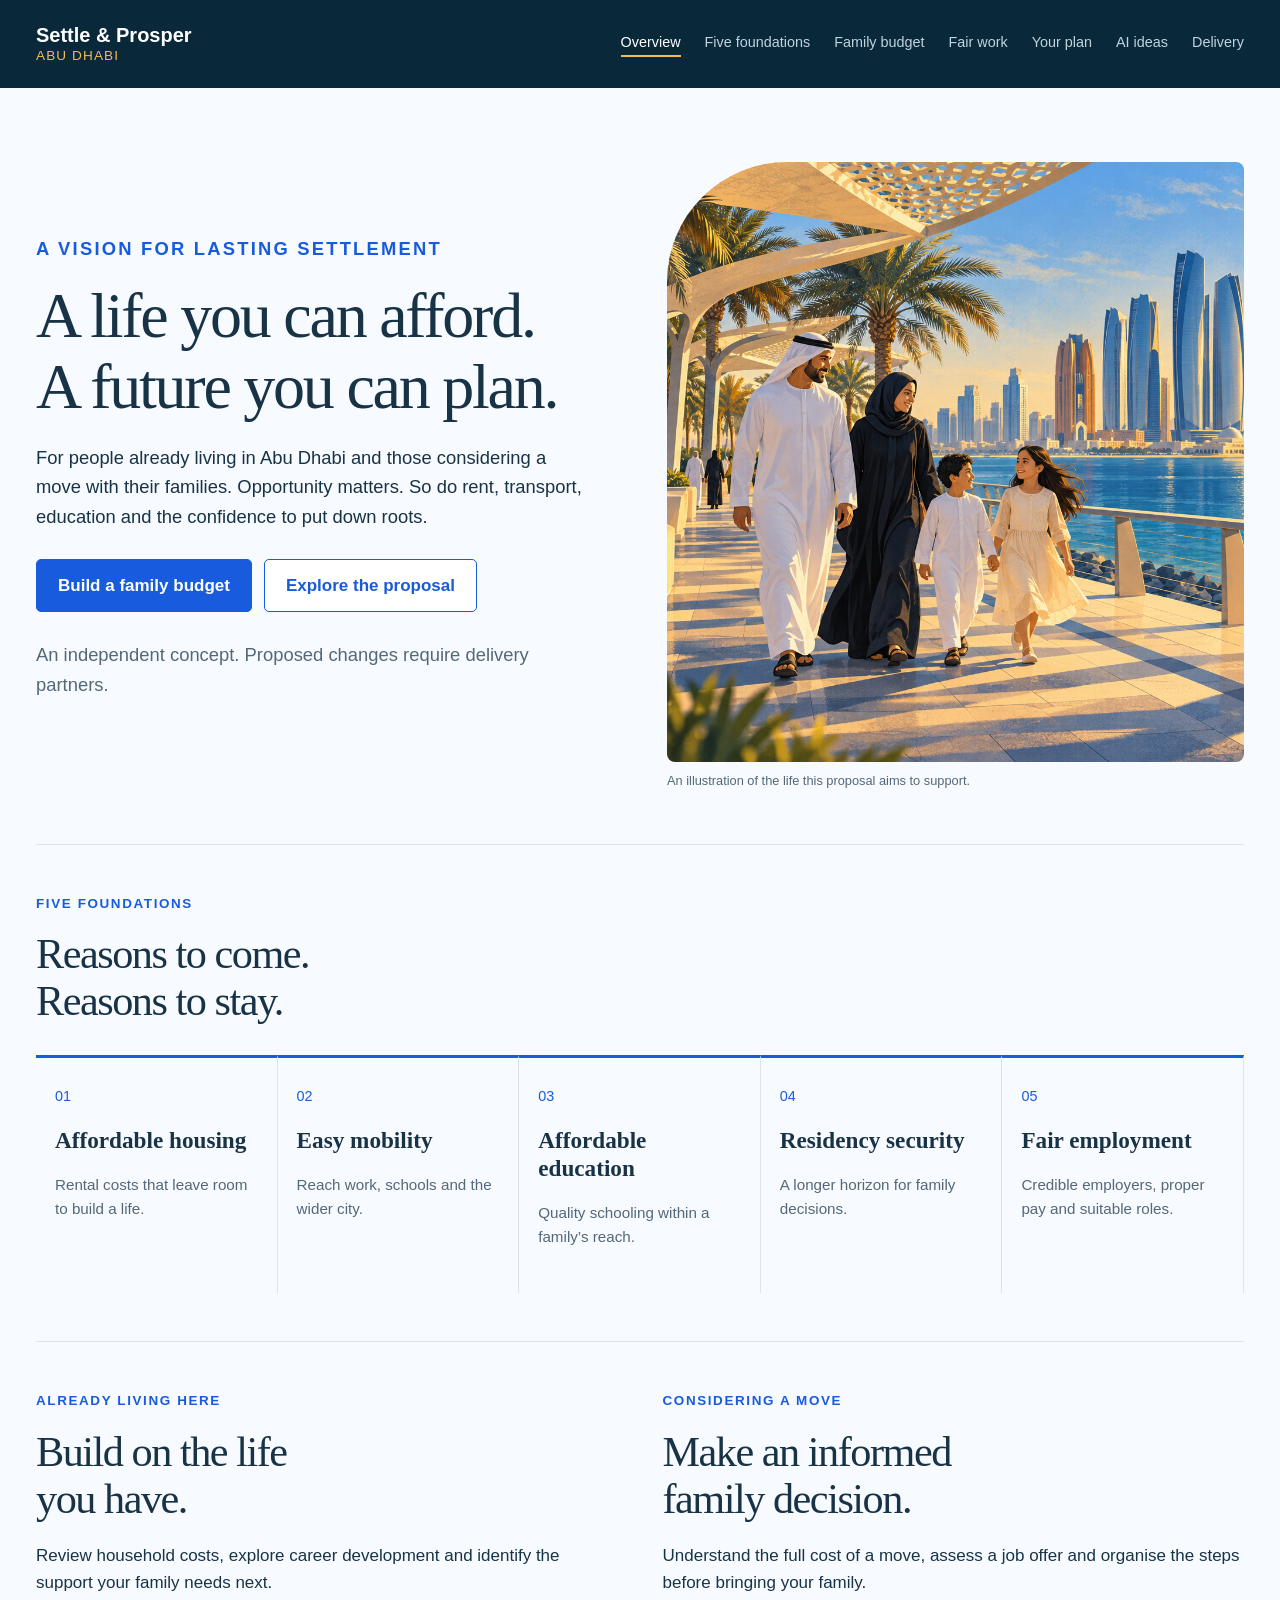
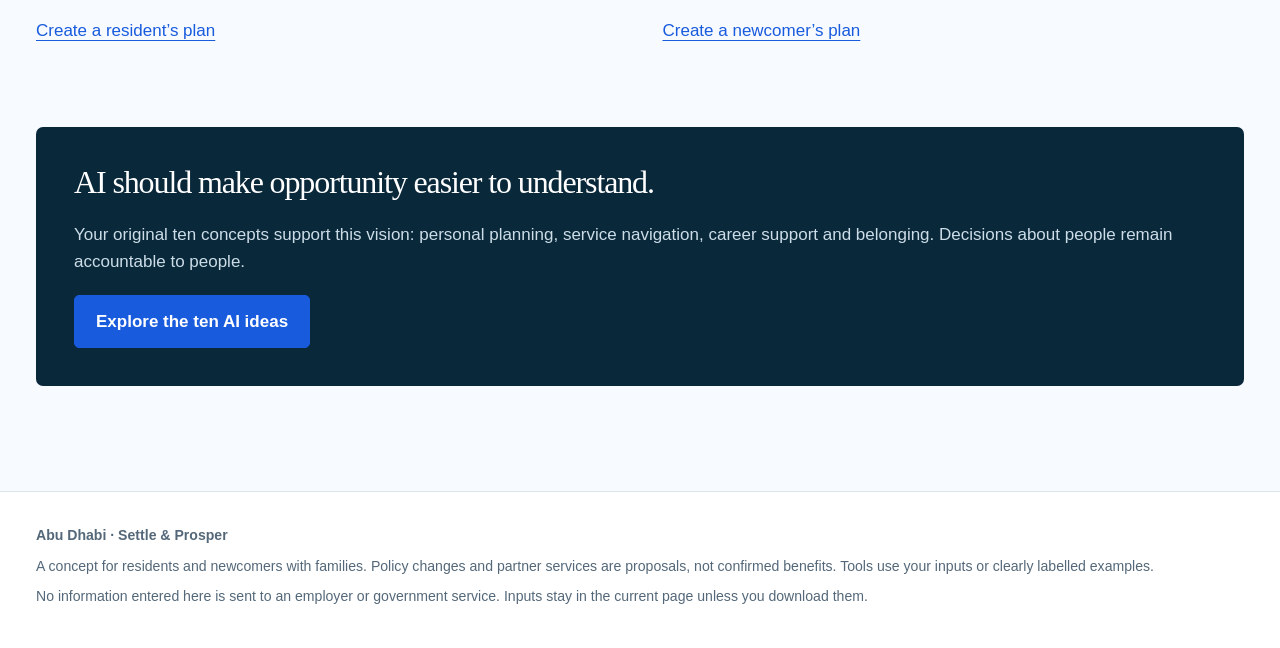
<file: index.html>
<!doctype html><html lang="en"><head><meta charset="UTF-8"><meta name="viewport" content="width=device-width,initial-scale=1"><title>Abu Dhabi · Settle &amp; Prosper</title><meta name="description" content="Explore a proposal for affordable living, secure futures and fair opportunities in Abu Dhabi."><link rel="icon" type="image/svg+xml" href="data:image/svg+xml,%3Csvg%20xmlns%3D%22http%3A//www.w3.org/2000/svg%22%20viewBox%3D%220%200%2032%2032%22%3E%3Crect%20width%3D%2232%22%20height%3D%2232%22%20rx%3D%226%22%20fill%3D%22%2309283a%22/%3E%3Cpath%20d%3D%22M7%2022V10h5v12m5%200V6h5v16%22%20stroke%3D%22%23f5ba52%22%20stroke-width%3D%223%22%20fill%3D%22none%22/%3E%3Cpath%20d%3D%22M5%2025h22%22%20stroke%3D%22white%22%20stroke-width%3D%222%22/%3E%3C/svg%3E"><link rel="stylesheet" href="styles.css"><script src="app.js" defer></script></head><body data-page="index"><a class="skip" href="#main">Skip to content</a><header><div class="bar"><a class="brand" href="index.html">Settle &amp; Prosper<span>ABU DHABI</span></a><nav aria-label="Main navigation"><a href="index.html" aria-current="page">Overview</a><a href="foundations.html">Five foundations</a><a href="planner.html">Family budget</a><a href="work.html">Fair work</a><a href="settle.html">Your plan</a><a href="ideas.html">AI ideas</a><a href="roadmap.html">Delivery</a></nav></div></header><main id="main"><section class="hero"><div><p class="eyebrow">A vision for lasting settlement</p><h1>A life you can afford.<br>A future you can plan.</h1><p>For people already living in Abu Dhabi and those considering a move with their families. Opportunity matters. So do rent, transport, education and the confidence to put down roots.</p><div class="actions"><a class="btn" href="planner.html">Build a family budget</a><a class="btn secondary" href="foundations.html">Explore the proposal</a></div><p class="note">An independent concept. Proposed changes require delivery partners.</p></div><figure><img src="family-city.png" alt="Illustration of a family walking along a shaded coastal promenade with an Abu Dhabi-inspired skyline"><figcaption>An illustration of the life this proposal aims to support.</figcaption></figure></section><section class="section"><p class="eyebrow">Five foundations</p><h2>Reasons to come.<br>Reasons to stay.</h2><div class="foundation-list"><a href="foundations.html#housing"><span class="num">01</span><b>Affordable housing</b><p>Rental costs that leave room to build a life.</p></a><a href="foundations.html#mobility"><span class="num">02</span><b>Easy mobility</b><p>Reach work, schools and the wider city.</p></a><a href="foundations.html#education"><span class="num">03</span><b>Affordable education</b><p>Quality schooling within a family’s reach.</p></a><a href="foundations.html#residency"><span class="num">04</span><b>Residency security</b><p>A longer horizon for family decisions.</p></a><a href="foundations.html#employment"><span class="num">05</span><b>Fair employment</b><p>Credible employers, proper pay and suitable roles.</p></a></div></section><section class="section split"><article><p class="eyebrow">Already living here</p><h2>Build on the life<br>you have.</h2><p>Review household costs, explore career development and identify the support your family needs next.</p><a href="settle.html?audience=resident">Create a resident’s plan</a></article><article><p class="eyebrow">Considering a move</p><h2>Make an informed<br>family decision.</h2><p>Understand the full cost of a move, assess a job offer and organise the steps before bringing your family.</p><a href="settle.html?audience=newcomer">Create a newcomer’s plan</a></article></section><section class="banner"><h2>AI should make opportunity easier to understand.</h2><p>Your original ten concepts support this vision: personal planning, service navigation, career support and belonging. Decisions about people remain accountable to people.</p><a class="btn" href="ideas.html">Explore the ten AI ideas</a></section></main><footer class="footer"><div><strong>Abu Dhabi · Settle &amp; Prosper</strong><p>A concept for residents and newcomers with families. Policy changes and partner services are proposals, not confirmed benefits. Tools use your inputs or clearly labelled examples.</p><p>No information entered here is sent to an employer or government service. Inputs stay in the current page unless you download them.</p></div></footer></body></html>
</file>
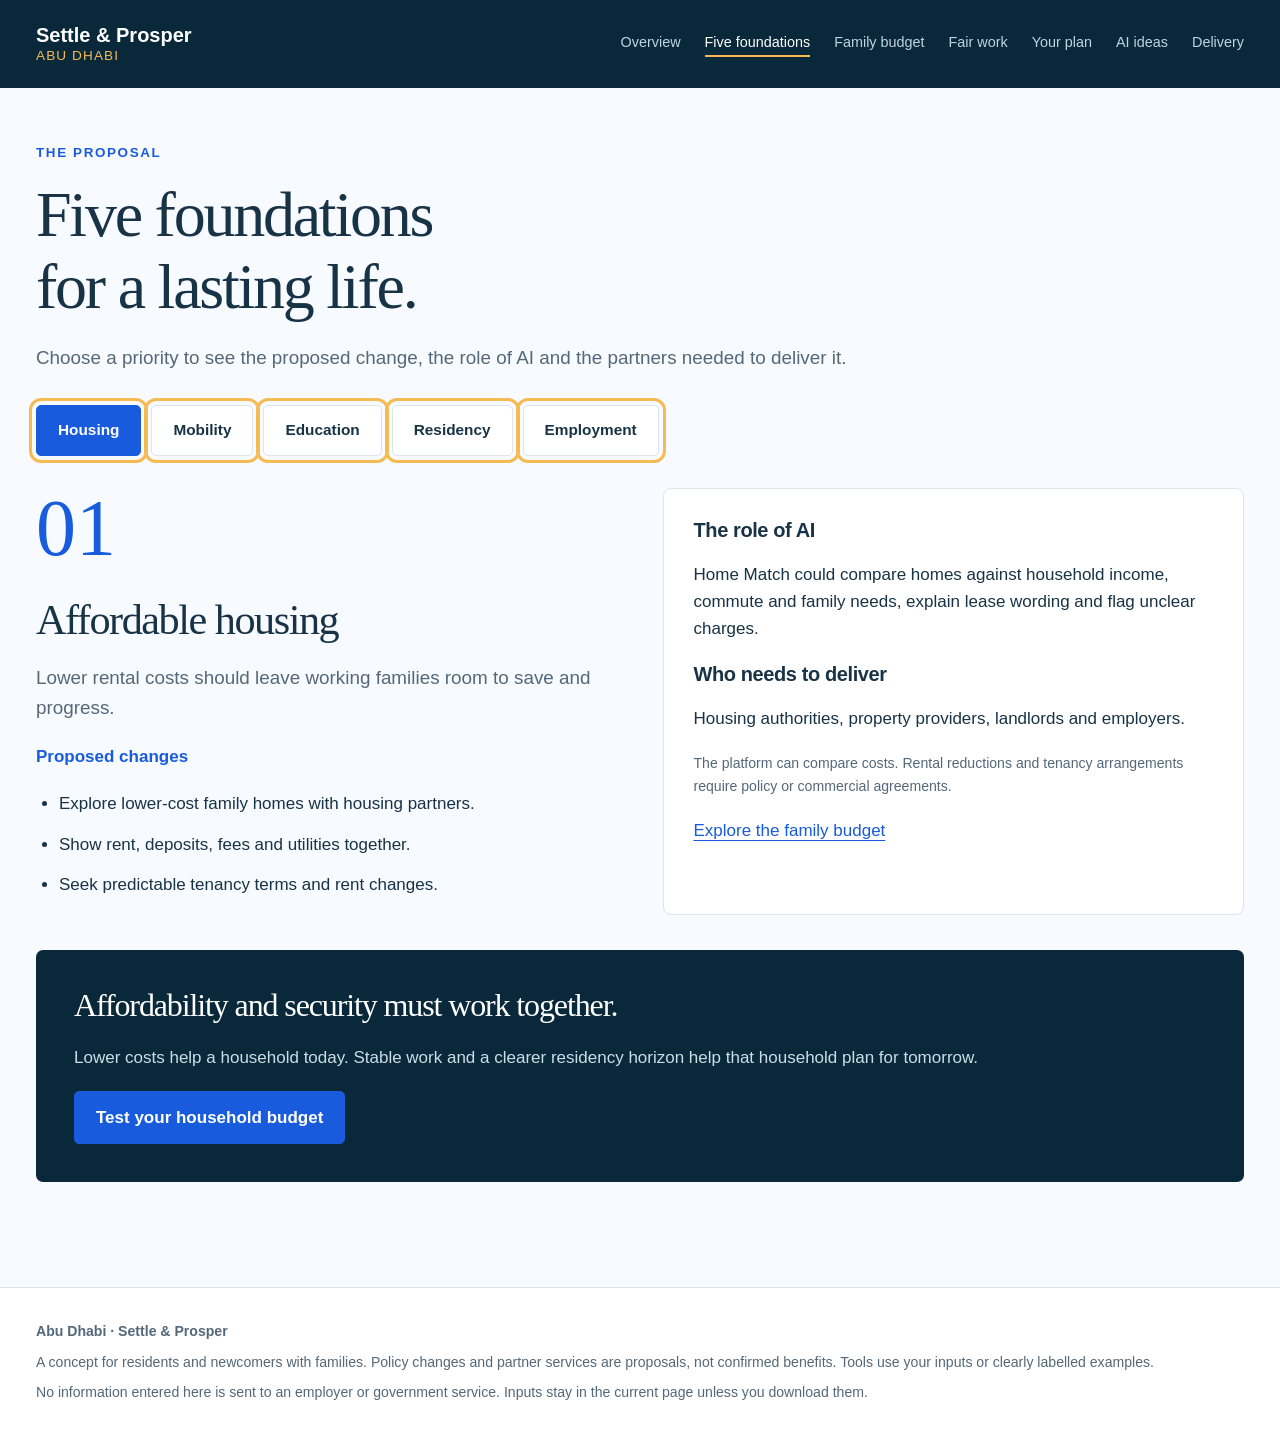
<file: foundations.html>
<!doctype html><html lang="en"><head><meta charset="UTF-8"><meta name="viewport" content="width=device-width,initial-scale=1"><title>Five foundations · Settle &amp; Prosper</title><meta name="description" content="Explore proposals for housing, transport, education, residency and fair work."><link rel="icon" type="image/svg+xml" href="data:image/svg+xml,%3Csvg%20xmlns%3D%22http%3A//www.w3.org/2000/svg%22%20viewBox%3D%220%200%2032%2032%22%3E%3Crect%20width%3D%2232%22%20height%3D%2232%22%20rx%3D%226%22%20fill%3D%22%2309283a%22/%3E%3Cpath%20d%3D%22M7%2022V10h5v12m5%200V6h5v16%22%20stroke%3D%22%23f5ba52%22%20stroke-width%3D%223%22%20fill%3D%22none%22/%3E%3Cpath%20d%3D%22M5%2025h22%22%20stroke%3D%22white%22%20stroke-width%3D%222%22/%3E%3C/svg%3E"><link rel="stylesheet" href="styles.css"><script src="app.js" defer></script></head><body data-page="foundations"><a class="skip" href="#main">Skip to content</a><header><div class="bar"><a class="brand" href="index.html">Settle &amp; Prosper<span>ABU DHABI</span></a><nav aria-label="Main navigation"><a href="index.html">Overview</a><a href="foundations.html" aria-current="page">Five foundations</a><a href="planner.html">Family budget</a><a href="work.html">Fair work</a><a href="settle.html">Your plan</a><a href="ideas.html">AI ideas</a><a href="roadmap.html">Delivery</a></nav></div></header><main id="main"><p class="eyebrow">The proposal</p><h1>Five foundations<br>for a lasting life.</h1><p class="intro">Choose a priority to see the proposed change, the role of AI and the partners needed to deliver it.</p><div class="tabs" role="tablist" aria-label="Foundations"><button role="tab" id="tab-housing" data-foundation="housing" aria-controls="foundation-panel" aria-selected="true">Housing</button><button role="tab" id="tab-mobility" data-foundation="mobility" aria-controls="foundation-panel" aria-selected="false" tabindex="-1">Mobility</button><button role="tab" id="tab-education" data-foundation="education" aria-controls="foundation-panel" aria-selected="false" tabindex="-1">Education</button><button role="tab" id="tab-residency" data-foundation="residency" aria-controls="foundation-panel" aria-selected="false" tabindex="-1">Residency</button><button role="tab" id="tab-employment" data-foundation="employment" aria-controls="foundation-panel" aria-selected="false" tabindex="-1">Employment</button></div><div id="foundation-panel" role="tabpanel" aria-labelledby="tab-housing"></div><section class="banner"><h2>Affordability and security must work together.</h2><p>Lower costs help a household today. Stable work and a clearer residency horizon help that household plan for tomorrow.</p><a class="btn" href="planner.html">Test your household budget</a></section></main><footer class="footer"><div><strong>Abu Dhabi · Settle &amp; Prosper</strong><p>A concept for residents and newcomers with families. Policy changes and partner services are proposals, not confirmed benefits. Tools use your inputs or clearly labelled examples.</p><p>No information entered here is sent to an employer or government service. Inputs stay in the current page unless you download them.</p></div></footer></body></html>
</file>
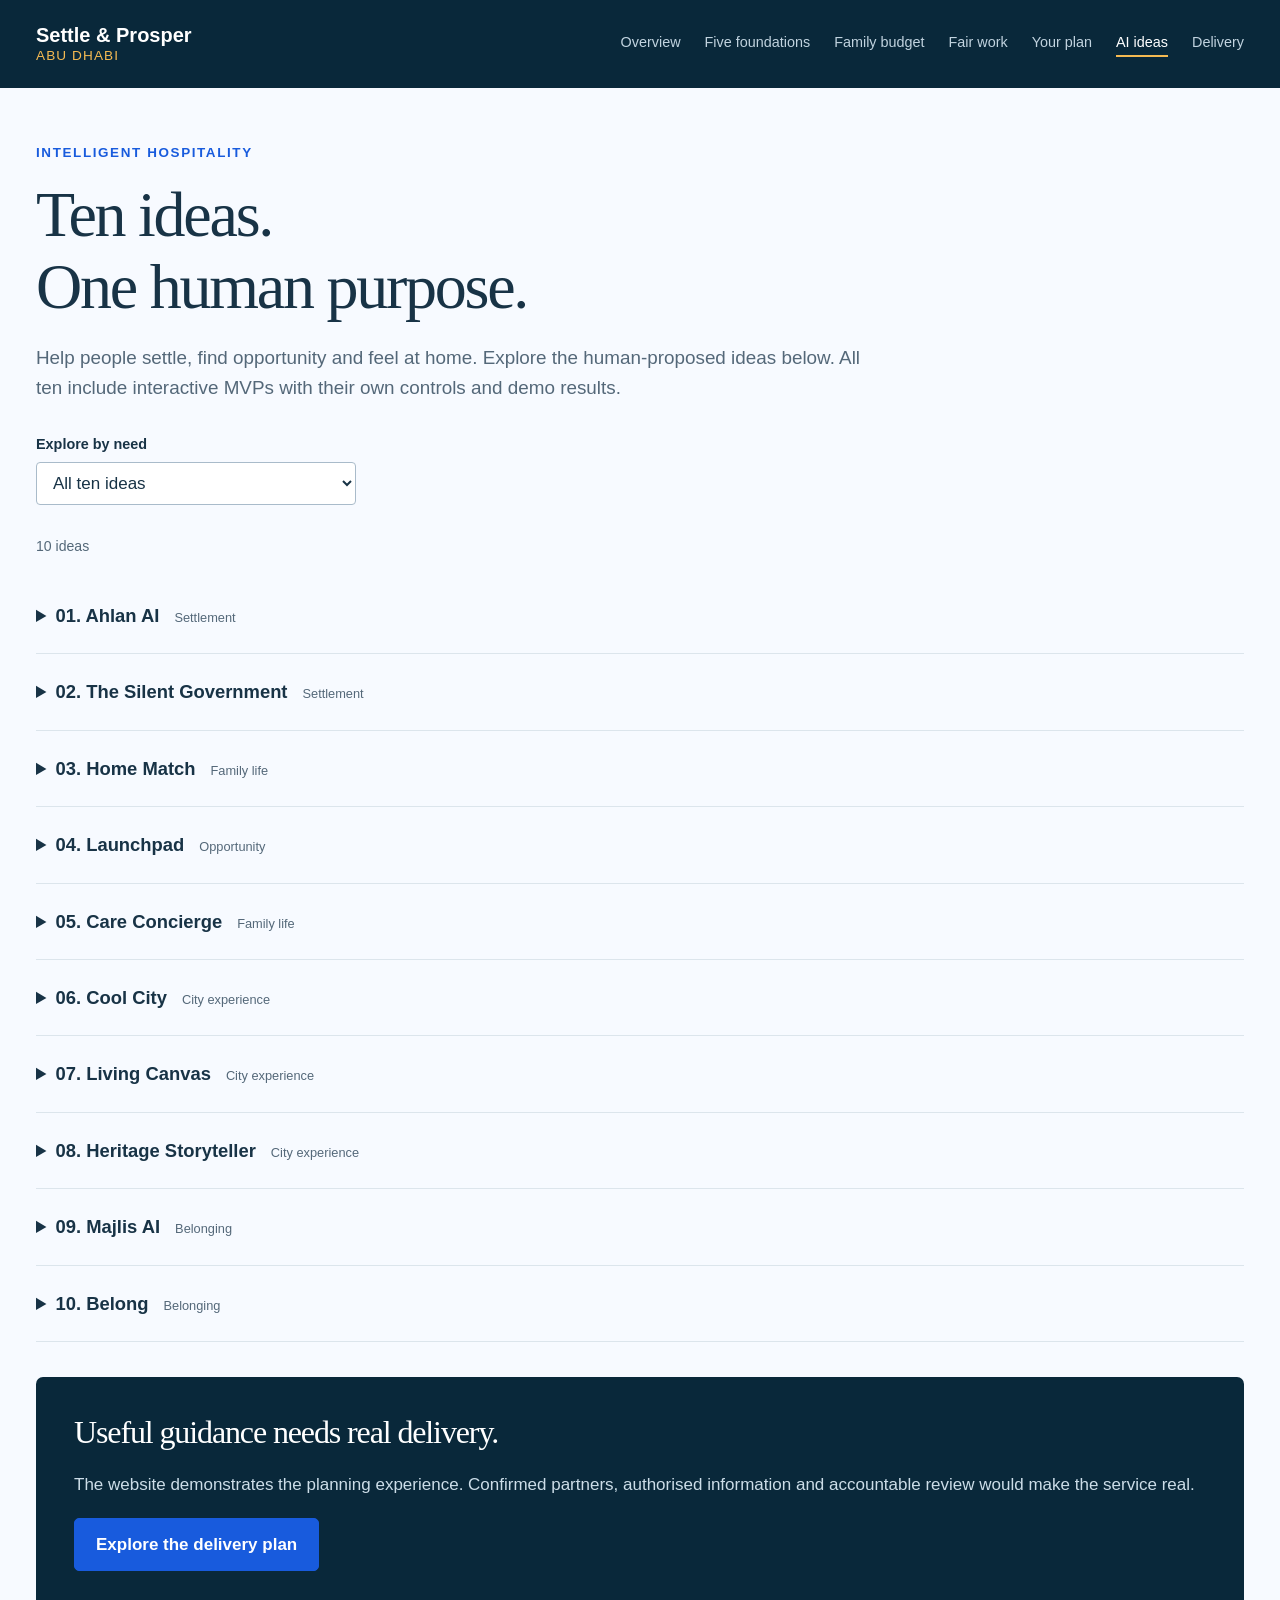
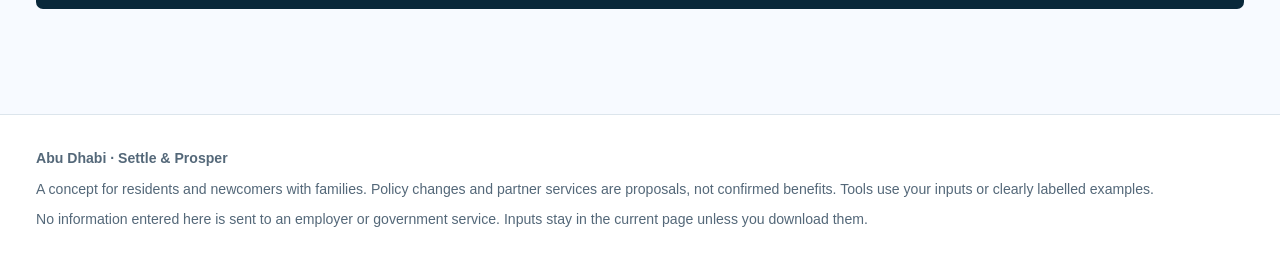
<file: ideas.html>
<!doctype html><html lang="en"><head><meta charset="UTF-8"><meta name="viewport" content="width=device-width,initial-scale=1"><title>Ten AI ideas · Settle &amp; Prosper</title><meta name="description" content="Explore the original intelligent hospitality concepts supporting settlement and prosperity."><link rel="icon" type="image/svg+xml" href="data:image/svg+xml,%3Csvg%20xmlns%3D%22http%3A//www.w3.org/2000/svg%22%20viewBox%3D%220%200%2032%2032%22%3E%3Crect%20width%3D%2232%22%20height%3D%2232%22%20rx%3D%226%22%20fill%3D%22%2309283a%22/%3E%3Cpath%20d%3D%22M7%2022V10h5v12m5%200V6h5v16%22%20stroke%3D%22%23f5ba52%22%20stroke-width%3D%223%22%20fill%3D%22none%22/%3E%3Cpath%20d%3D%22M5%2025h22%22%20stroke%3D%22white%22%20stroke-width%3D%222%22/%3E%3C/svg%3E"><link rel="stylesheet" href="styles.css"><script src="app.js" defer></script></head><body data-page="ideas"><a class="skip" href="#main">Skip to content</a><header><div class="bar"><a class="brand" href="index.html">Settle &amp; Prosper<span>ABU DHABI</span></a><nav aria-label="Main navigation"><a href="index.html">Overview</a><a href="foundations.html">Five foundations</a><a href="planner.html">Family budget</a><a href="work.html">Fair work</a><a href="settle.html">Your plan</a><a href="ideas.html" aria-current="page">AI ideas</a><a href="roadmap.html">Delivery</a></nav></div></header><main id="main"><p class="eyebrow">Intelligent hospitality</p><h1>Ten ideas.<br>One human purpose.</h1><p class="intro">Help people settle, find opportunity and feel at home. Explore the human-proposed ideas below. All ten include interactive MVPs with their own controls and demo results.</p><div class="field" style="max-width:320px;margin:30px 0"><label for="idea-filter">Explore by need</label><select id="idea-filter"><option value="all">All ten ideas</option><option>Settlement</option><option>Family life</option><option>Opportunity</option><option>City experience</option><option>Belonging</option></select></div><p class="note" id="idea-count" aria-live="polite">10 ideas</p><details data-category="Settlement"><summary>01. Ahlan AI<span class="tag">Settlement</span></summary><p>A personal relocation plan that organises tasks before arrival and during the first months.</p><p><a class="btn" href="mvp/ahlan.html">Open Ahlan AI MVP</a></p><iframe loading="lazy" src="mvp/ahlan.html" title="Ahlan AI interactive MVP" class="idea-demo"></iframe></details><details data-category="Settlement"><summary>02. The Silent Government<span class="tag">Settlement</span></summary><p>Service guidance and reminders that prepare relevant steps for your review.</p><p><a class="btn" href="mvp/silent-government.html">Open The Silent Government MVP</a></p><iframe loading="lazy" src="mvp/silent-government.html" title="The Silent Government interactive MVP" class="idea-demo"></iframe></details><details data-category="Family life"><summary>03. Home Match<span class="tag">Family life</span></summary><p>Housing comparisons that consider family costs, commute and lifestyle.</p><p><a class="btn" href="mvp/home-match.html">Open Home Match MVP</a></p><iframe loading="lazy" src="mvp/home-match.html" title="Home Match interactive MVP" class="idea-demo"></iframe></details><details data-category="Opportunity"><summary>04. Launchpad<span class="tag">Opportunity</span></summary><p>Career development, relevant roles and guidance for people exploring a business.</p><p><a class="btn" href="mvp/launchpad.html">Open Launchpad MVP</a></p><iframe loading="lazy" src="mvp/launchpad.html" title="Launchpad interactive MVP" class="idea-demo"></iframe></details><details data-category="Family life"><summary>05. Care Concierge<span class="tag">Family life</span></summary><p>Support to understand coverage information, find providers and prepare questions. Clinical decisions stay with professionals.</p><p><a class="btn" href="mvp/care-concierge.html">Open Care Concierge MVP</a></p><iframe loading="lazy" src="mvp/care-concierge.html" title="Care Concierge interactive MVP" class="idea-demo"></iframe></details><details data-category="City experience"><summary>06. Cool City<span class="tag">City experience</span></summary><p>Verified comfort information and, with partners, shaded-route and cooling projects.</p><p><a class="btn" href="mvp/cool-city.html">Open Cool City MVP</a></p><iframe loading="lazy" src="mvp/cool-city.html" title="Cool City interactive MVP" class="idea-demo"></iframe></details><details data-category="City experience"><summary>07. Living Canvas<span class="tag">City experience</span></summary><p>Approved cultural art and lighting experiences using licensed creative content.</p><p><a class="btn" href="mvp/living-canvas.html">Open Living Canvas MVP</a></p><iframe loading="lazy" src="mvp/living-canvas.html" title="Living Canvas interactive MVP" class="idea-demo"></iframe></details><details data-category="City experience"><summary>08. Heritage Storyteller<span class="tag">City experience</span></summary><p>Locally reviewed stories in the visitor’s language, using approved cultural content.</p><p><a class="btn" href="mvp/heritage-storyteller.html">Open Heritage Storyteller MVP</a></p><iframe loading="lazy" src="mvp/heritage-storyteller.html" title="Heritage Storyteller interactive MVP" class="idea-demo"></iframe></details><details data-category="Belonging"><summary>09. Majlis AI<span class="tag">Belonging</span></summary><p>A cultural coach that explains customs and points to verified local activities.</p><p><a class="btn" href="mvp/majlis.html">Open Majlis AI MVP</a></p><iframe loading="lazy" src="mvp/majlis.html" title="Majlis AI interactive MVP" class="idea-demo"></iframe></details><details data-category="Belonging"><summary>10. Belong<span class="tag">Belonging</span></summary><p>Connections to clubs, family activities and volunteering that help people feel at home.</p><p><a class="btn" href="mvp/belong.html">Open Belong MVP</a></p><iframe loading="lazy" src="mvp/belong.html" title="Belong interactive MVP" class="idea-demo"></iframe></details><section class="banner"><h2>Useful guidance needs real delivery.</h2><p>The website demonstrates the planning experience. Confirmed partners, authorised information and accountable review would make the service real.</p><a class="btn" href="roadmap.html">Explore the delivery plan</a></section></main><footer class="footer"><div><strong>Abu Dhabi · Settle &amp; Prosper</strong><p>A concept for residents and newcomers with families. Policy changes and partner services are proposals, not confirmed benefits. Tools use your inputs or clearly labelled examples.</p><p>No information entered here is sent to an employer or government service. Inputs stay in the current page unless you download them.</p></div></footer></body></html>
</file>
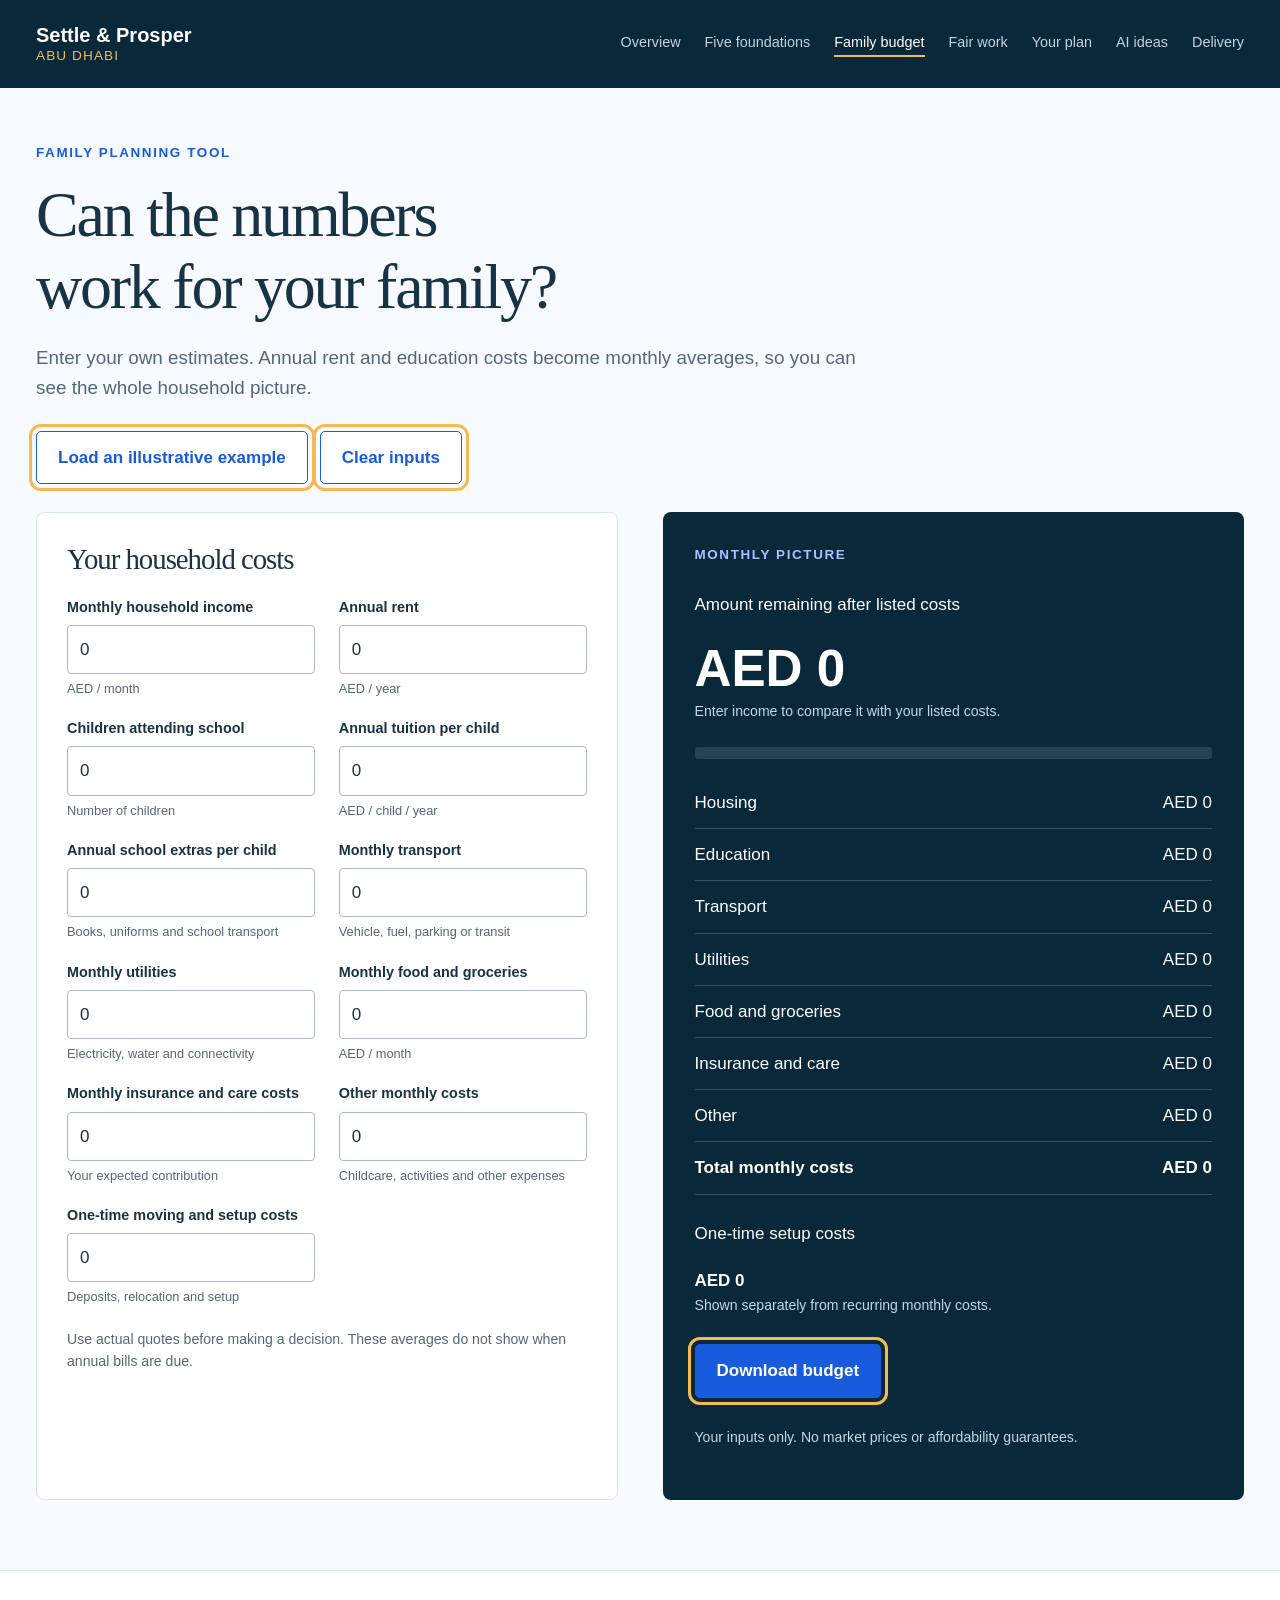
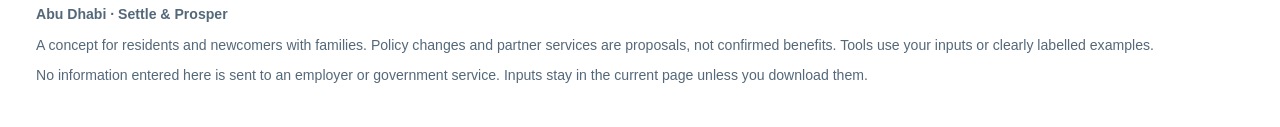
<file: planner.html>
<!doctype html><html lang="en"><head><meta charset="UTF-8"><meta name="viewport" content="width=device-width,initial-scale=1"><title>Family budget · Settle &amp; Prosper</title><meta name="description" content="Build a household budget using your own housing, education and transport figures."><link rel="icon" type="image/svg+xml" href="data:image/svg+xml,%3Csvg%20xmlns%3D%22http%3A//www.w3.org/2000/svg%22%20viewBox%3D%220%200%2032%2032%22%3E%3Crect%20width%3D%2232%22%20height%3D%2232%22%20rx%3D%226%22%20fill%3D%22%2309283a%22/%3E%3Cpath%20d%3D%22M7%2022V10h5v12m5%200V6h5v16%22%20stroke%3D%22%23f5ba52%22%20stroke-width%3D%223%22%20fill%3D%22none%22/%3E%3Cpath%20d%3D%22M5%2025h22%22%20stroke%3D%22white%22%20stroke-width%3D%222%22/%3E%3C/svg%3E"><link rel="stylesheet" href="styles.css"><script src="app.js" defer></script></head><body data-page="planner"><a class="skip" href="#main">Skip to content</a><header><div class="bar"><a class="brand" href="index.html">Settle &amp; Prosper<span>ABU DHABI</span></a><nav aria-label="Main navigation"><a href="index.html">Overview</a><a href="foundations.html">Five foundations</a><a href="planner.html" aria-current="page">Family budget</a><a href="work.html">Fair work</a><a href="settle.html">Your plan</a><a href="ideas.html">AI ideas</a><a href="roadmap.html">Delivery</a></nav></div></header><main id="main"><p class="eyebrow">Family planning tool</p><h1>Can the numbers<br>work for your family?</h1><p class="intro">Enter your own estimates. Annual rent and education costs become monthly averages, so you can see the whole household picture.</p><div class="actions"><button id="load-example" class="secondary">Load an illustrative example</button><button id="reset-budget" class="secondary">Clear inputs</button></div><div class="split"><form id="budget-form" class="white"><h2 style="font-size:1.8rem">Your household costs</h2><div class="form-grid"><div class="field"><label for="income">Monthly household income</label><input id="income" name="income" type="number" min="0" max="100000000" step="0.01" value="0" inputmode="decimal"><small>AED / month</small></div><div class="field"><label for="rent">Annual rent</label><input id="rent" name="rent" type="number" min="0" max="100000000" step="0.01" value="0" inputmode="decimal"><small>AED / year</small></div><div class="field"><label for="children">Children attending school</label><input id="children" name="children" type="number" min="0" max="20" step="1" value="0" inputmode="decimal"><small>Number of children</small></div><div class="field"><label for="school">Annual tuition per child</label><input id="school" name="school" type="number" min="0" max="100000000" step="0.01" value="0" inputmode="decimal"><small>AED / child / year</small></div><div class="field"><label for="extras">Annual school extras per child</label><input id="extras" name="extras" type="number" min="0" max="100000000" step="0.01" value="0" inputmode="decimal"><small>Books, uniforms and school transport</small></div><div class="field"><label for="transport">Monthly transport</label><input id="transport" name="transport" type="number" min="0" max="100000000" step="0.01" value="0" inputmode="decimal"><small>Vehicle, fuel, parking or transit</small></div><div class="field"><label for="utilities">Monthly utilities</label><input id="utilities" name="utilities" type="number" min="0" max="100000000" step="0.01" value="0" inputmode="decimal"><small>Electricity, water and connectivity</small></div><div class="field"><label for="food">Monthly food and groceries</label><input id="food" name="food" type="number" min="0" max="100000000" step="0.01" value="0" inputmode="decimal"><small>AED / month</small></div><div class="field"><label for="care">Monthly insurance and care costs</label><input id="care" name="care" type="number" min="0" max="100000000" step="0.01" value="0" inputmode="decimal"><small>Your expected contribution</small></div><div class="field"><label for="other">Other monthly costs</label><input id="other" name="other" type="number" min="0" max="100000000" step="0.01" value="0" inputmode="decimal"><small>Childcare, activities and other expenses</small></div><div class="field"><label for="upfront">One-time moving and setup costs</label><input id="upfront" name="upfront" type="number" min="0" max="100000000" step="0.01" value="0" inputmode="decimal"><small>Deposits, relocation and setup</small></div></div><div id="budget-error" class="error" role="alert"></div><p class="note" style="margin-top:20px">Use actual quotes before making a decision. These averages do not show when annual bills are due.</p></form><section class="result" aria-label="Budget results"><p class="eyebrow" style="color:#a4c3ff">Monthly picture</p><div class="metric"><p>Amount remaining after listed costs</p><div class="big" id="remaining">AED 0</div><p id="budget-status" class="note">Enter income and expenses to begin.</p></div><div class="chartbar" aria-hidden="true"><div id="expense-bar"></div></div><div id="budget-breakdown"></div><div class="metric"><p>One-time setup costs</p><strong id="upfront-result">AED 0</strong><p class="note">Shown separately from recurring monthly costs.</p></div><div class="actions"><button id="download-budget">Download budget</button></div><p class="note" id="example-note">Your inputs only. No market prices or affordability guarantees.</p></section></div></main><footer class="footer"><div><strong>Abu Dhabi · Settle &amp; Prosper</strong><p>A concept for residents and newcomers with families. Policy changes and partner services are proposals, not confirmed benefits. Tools use your inputs or clearly labelled examples.</p><p>No information entered here is sent to an employer or government service. Inputs stay in the current page unless you download them.</p></div></footer></body></html>
</file>
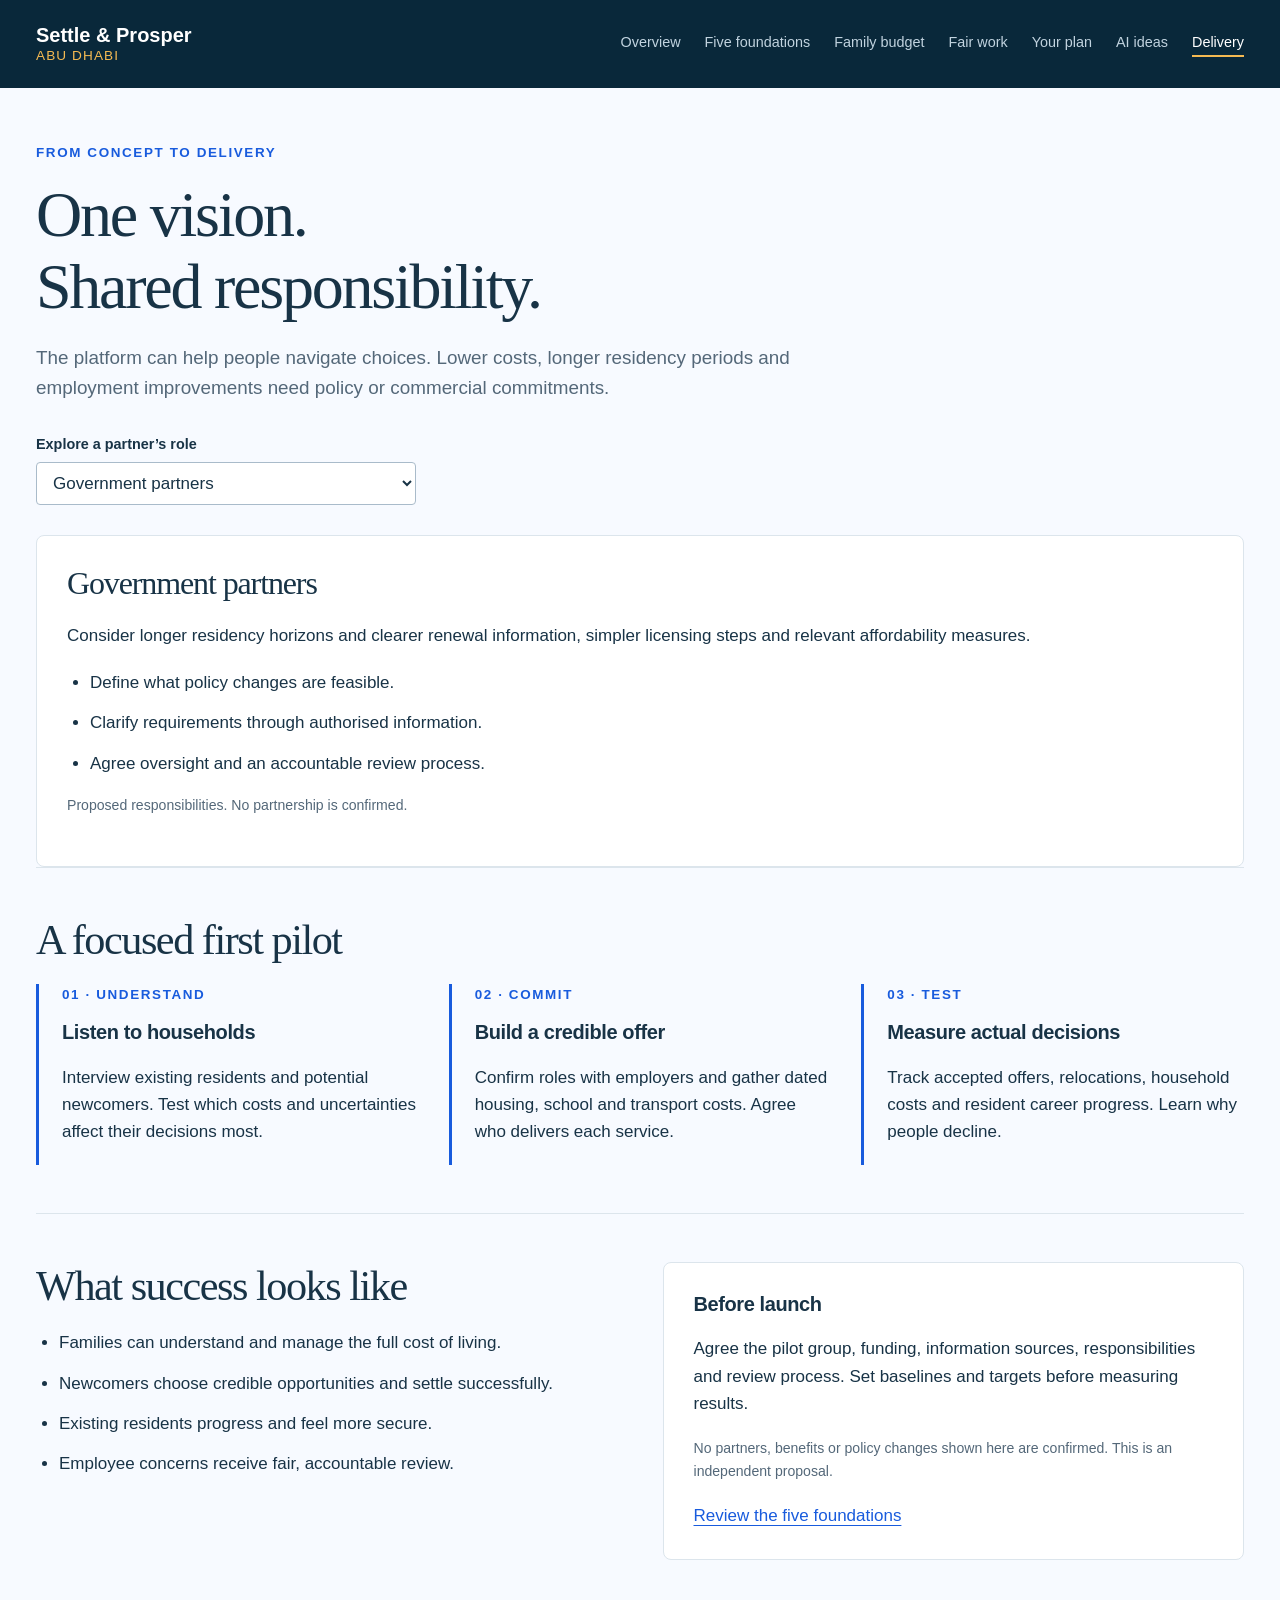
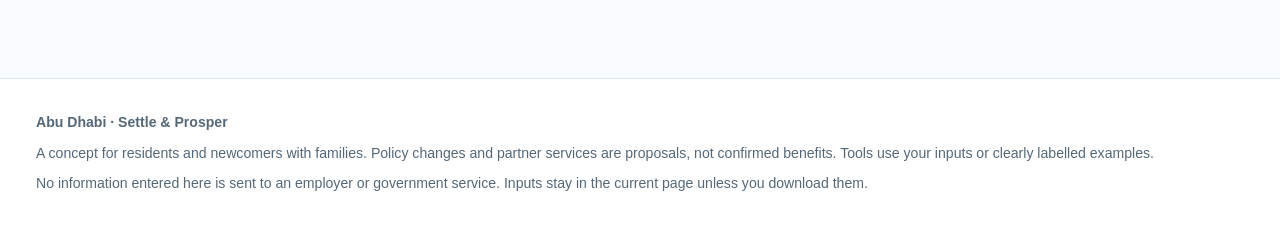
<file: roadmap.html>
<!doctype html><html lang="en"><head><meta charset="UTF-8"><meta name="viewport" content="width=device-width,initial-scale=1"><title>Delivery plan · Settle &amp; Prosper</title><meta name="description" content="See what government partners, employers, providers and the platform would deliver."><link rel="icon" type="image/svg+xml" href="data:image/svg+xml,%3Csvg%20xmlns%3D%22http%3A//www.w3.org/2000/svg%22%20viewBox%3D%220%200%2032%2032%22%3E%3Crect%20width%3D%2232%22%20height%3D%2232%22%20rx%3D%226%22%20fill%3D%22%2309283a%22/%3E%3Cpath%20d%3D%22M7%2022V10h5v12m5%200V6h5v16%22%20stroke%3D%22%23f5ba52%22%20stroke-width%3D%223%22%20fill%3D%22none%22/%3E%3Cpath%20d%3D%22M5%2025h22%22%20stroke%3D%22white%22%20stroke-width%3D%222%22/%3E%3C/svg%3E"><link rel="stylesheet" href="styles.css"><script src="app.js" defer></script></head><body data-page="roadmap"><a class="skip" href="#main">Skip to content</a><header><div class="bar"><a class="brand" href="index.html">Settle &amp; Prosper<span>ABU DHABI</span></a><nav aria-label="Main navigation"><a href="index.html">Overview</a><a href="foundations.html">Five foundations</a><a href="planner.html">Family budget</a><a href="work.html">Fair work</a><a href="settle.html">Your plan</a><a href="ideas.html">AI ideas</a><a href="roadmap.html" aria-current="page">Delivery</a></nav></div></header><main id="main"><p class="eyebrow">From concept to delivery</p><h1>One vision.<br>Shared responsibility.</h1><p class="intro">The platform can help people navigate choices. Lower costs, longer residency periods and employment improvements need policy or commercial commitments.</p><div class="field" style="max-width:380px;margin:30px 0"><label for="partner-role">Explore a partner’s role</label><select id="partner-role"><option value="government">Government partners</option><option value="employer">Employers</option><option value="providers">Housing, school and transport providers</option><option value="platform">Platform operator</option></select></div><section class="white" id="partner-detail" aria-live="polite"></section><section class="section"><h2>A focused first pilot</h2><div class="journey"><article><p class="eyebrow">01 · Understand</p><h3>Listen to households</h3><p>Interview existing residents and potential newcomers. Test which costs and uncertainties affect their decisions most.</p></article><article><p class="eyebrow">02 · Commit</p><h3>Build a credible offer</h3><p>Confirm roles with employers and gather dated housing, school and transport costs. Agree who delivers each service.</p></article><article><p class="eyebrow">03 · Test</p><h3>Measure actual decisions</h3><p>Track accepted offers, relocations, household costs and resident career progress. Learn why people decline.</p></article></div></section><section class="split section"><article><h2>What success looks like</h2><ul class="list"><li>Families can understand and manage the full cost of living.</li><li>Newcomers choose credible opportunities and settle successfully.</li><li>Existing residents progress and feel more secure.</li><li>Employee concerns receive fair, accountable review.</li></ul></article><article class="white"><h3>Before launch</h3><p>Agree the pilot group, funding, information sources, responsibilities and review process. Set baselines and targets before measuring results.</p><p class="note">No partners, benefits or policy changes shown here are confirmed. This is an independent proposal.</p><a href="foundations.html">Review the five foundations</a></article></section></main><footer class="footer"><div><strong>Abu Dhabi · Settle &amp; Prosper</strong><p>A concept for residents and newcomers with families. Policy changes and partner services are proposals, not confirmed benefits. Tools use your inputs or clearly labelled examples.</p><p>No information entered here is sent to an employer or government service. Inputs stay in the current page unless you download them.</p></div></footer></body></html>
</file>
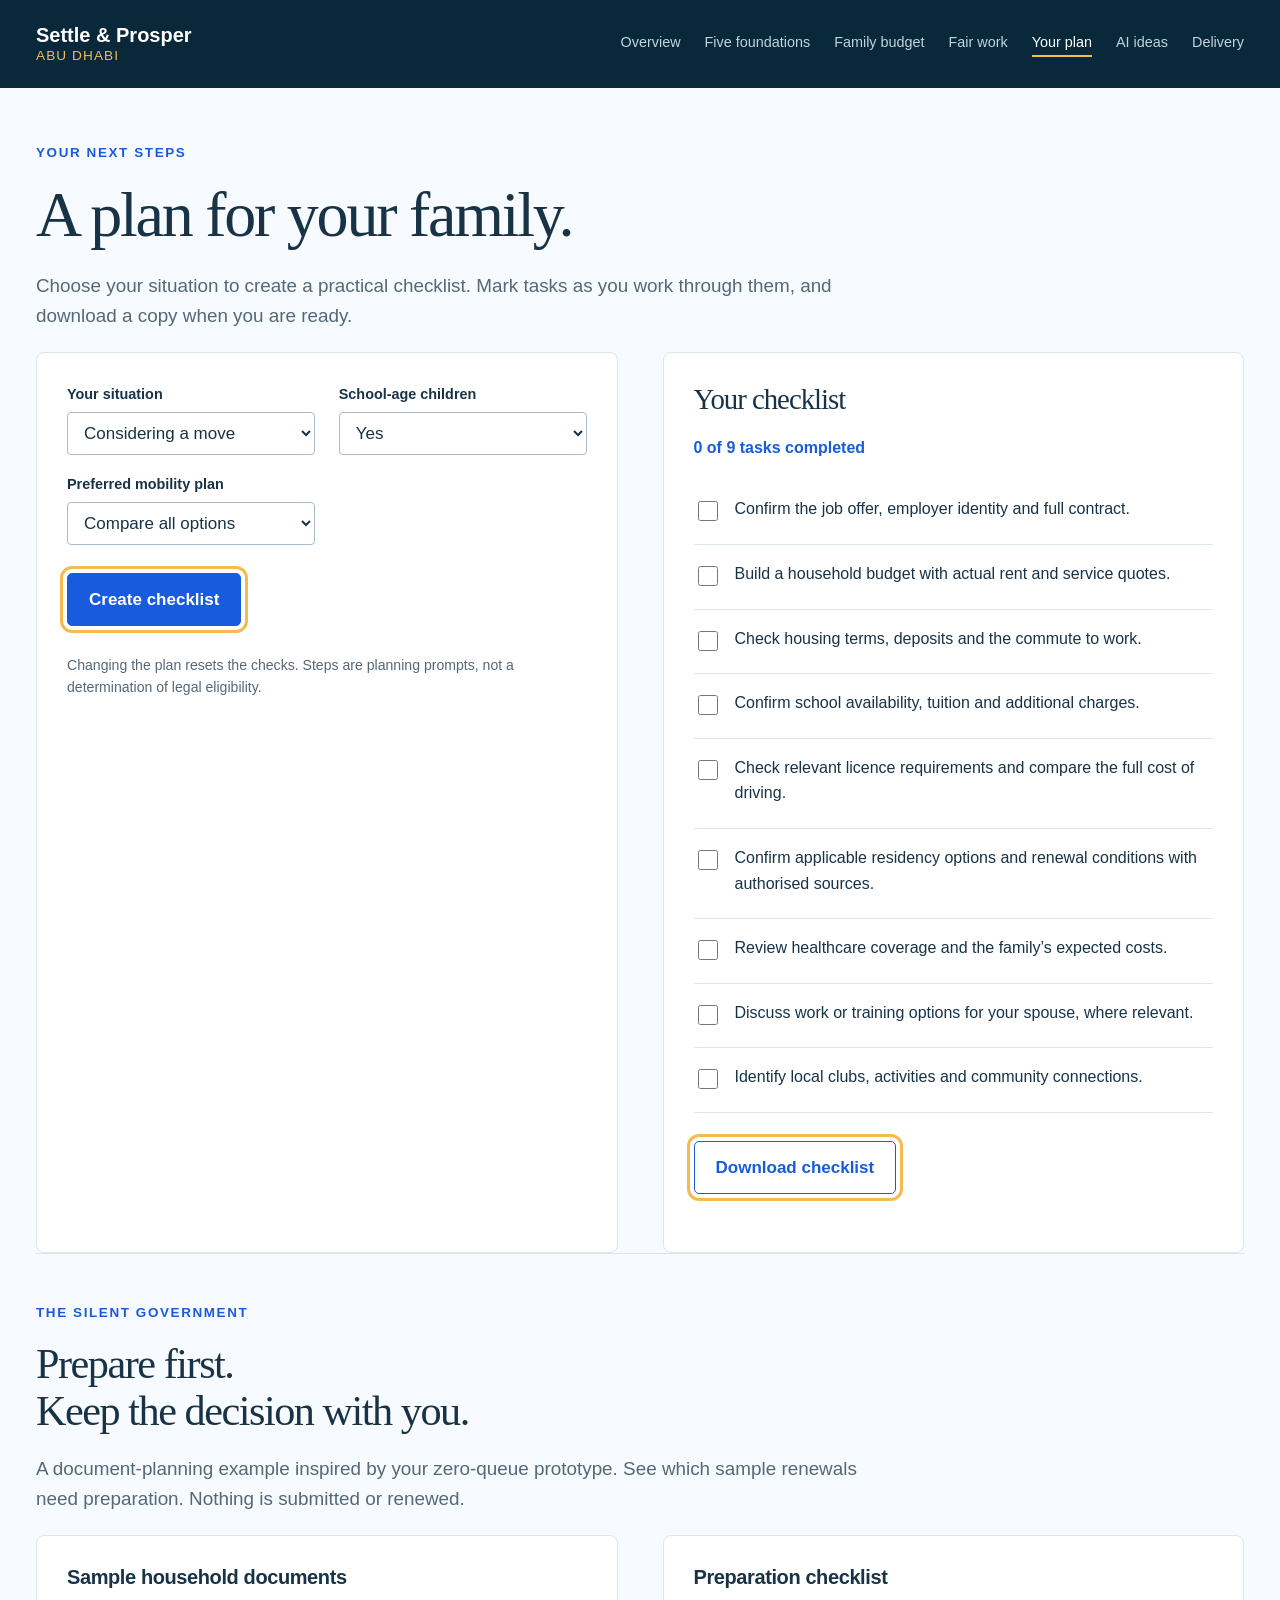
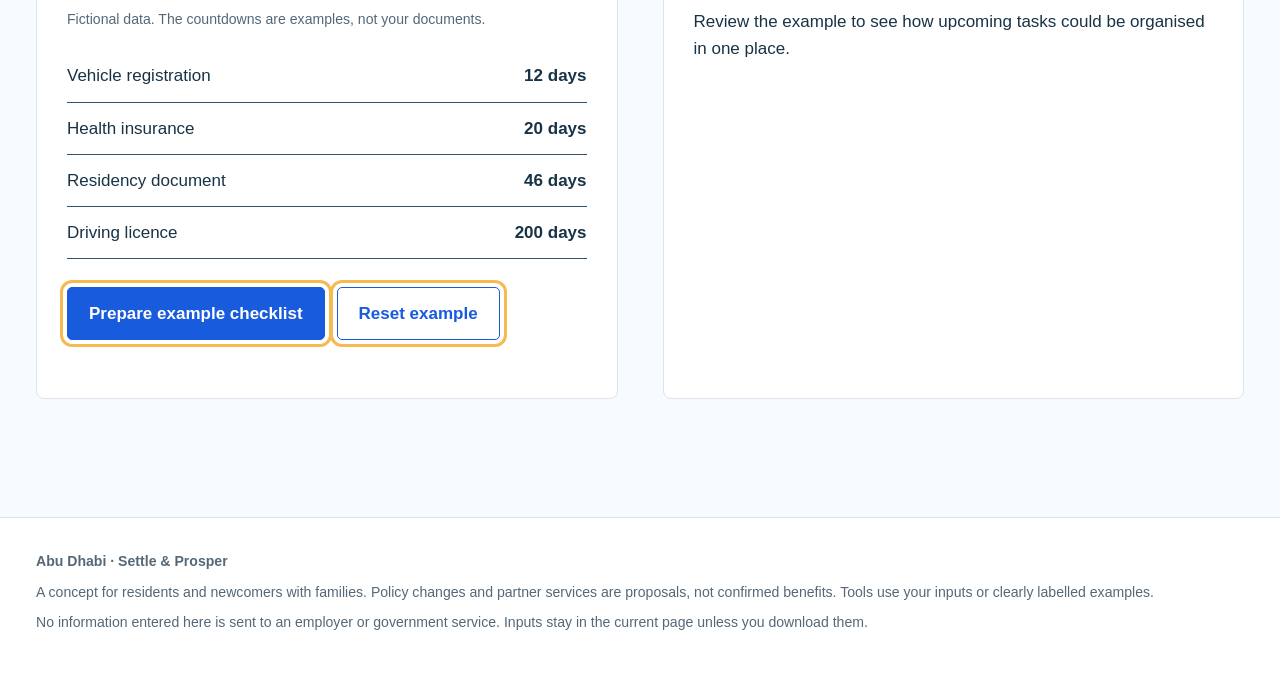
<file: settle.html>
<!doctype html><html lang="en"><head><meta charset="UTF-8"><meta name="viewport" content="width=device-width,initial-scale=1"><title>Your settlement plan · Settle &amp; Prosper</title><meta name="description" content="Create a practical checklist for a newcomer or existing resident."><link rel="icon" type="image/svg+xml" href="data:image/svg+xml,%3Csvg%20xmlns%3D%22http%3A//www.w3.org/2000/svg%22%20viewBox%3D%220%200%2032%2032%22%3E%3Crect%20width%3D%2232%22%20height%3D%2232%22%20rx%3D%226%22%20fill%3D%22%2309283a%22/%3E%3Cpath%20d%3D%22M7%2022V10h5v12m5%200V6h5v16%22%20stroke%3D%22%23f5ba52%22%20stroke-width%3D%223%22%20fill%3D%22none%22/%3E%3Cpath%20d%3D%22M5%2025h22%22%20stroke%3D%22white%22%20stroke-width%3D%222%22/%3E%3C/svg%3E"><link rel="stylesheet" href="styles.css"><script src="app.js" defer></script></head><body data-page="settle"><a class="skip" href="#main">Skip to content</a><header><div class="bar"><a class="brand" href="index.html">Settle &amp; Prosper<span>ABU DHABI</span></a><nav aria-label="Main navigation"><a href="index.html">Overview</a><a href="foundations.html">Five foundations</a><a href="planner.html">Family budget</a><a href="work.html">Fair work</a><a href="settle.html" aria-current="page">Your plan</a><a href="ideas.html">AI ideas</a><a href="roadmap.html">Delivery</a></nav></div></header><main id="main"><p class="eyebrow">Your next steps</p><h1>A plan for your family.</h1><p class="intro">Choose your situation to create a practical checklist. Mark tasks as you work through them, and download a copy when you are ready.</p><div class="split"><section class="white"><div class="form-grid"><div class="field"><label for="audience">Your situation</label><select id="audience"><option value="newcomer">Considering a move</option><option value="resident">Already living here</option></select></div><div class="field"><label for="has-children">School-age children</label><select id="has-children"><option value="yes">Yes</option><option value="no">No</option></select></div><div class="field"><label for="travel">Preferred mobility plan</label><select id="travel"><option value="mixed">Compare all options</option><option value="car">Explore driving and a vehicle</option><option value="transit">Explore transit and other transport</option></select></div></div><div class="actions"><button id="generate-plan">Create checklist</button></div><p class="note">Changing the plan resets the checks. Steps are planning prompts, not a determination of legal eligibility.</p></section><section class="white"><h2 style="font-size:1.8rem">Your checklist</h2><p id="plan-progress" class="progress" aria-live="polite"></p><div id="checklist"></div><div class="actions"><button id="download-plan" class="secondary">Download checklist</button></div></section></div><section class="section"><p class="eyebrow">The Silent Government</p><h2>Prepare first.<br>Keep the decision with you.</h2><p class="intro">A document-planning example inspired by your zero-queue prototype. See which sample renewals need preparation. Nothing is submitted or renewed.</p><div class="split"><section class="white"><h3>Sample household documents</h3><p class="note">Fictional data. The countdowns are examples, not your documents.</p><div class="cost-row"><span>Vehicle registration</span><strong>12 days</strong></div><div class="cost-row"><span>Health insurance</span><strong>20 days</strong></div><div class="cost-row"><span>Residency document</span><strong>46 days</strong></div><div class="cost-row"><span>Driving licence</span><strong>200 days</strong></div><div class="actions"><button id="prepare-docs">Prepare example checklist</button><button id="reset-docs" class="secondary">Reset example</button></div></section><section class="white" id="doc-result" aria-live="polite"><h3>Preparation checklist</h3><p>Review the example to see how upcoming tasks could be organised in one place.</p></section></div></section></main><footer class="footer"><div><strong>Abu Dhabi · Settle &amp; Prosper</strong><p>A concept for residents and newcomers with families. Policy changes and partner services are proposals, not confirmed benefits. Tools use your inputs or clearly labelled examples.</p><p>No information entered here is sent to an employer or government service. Inputs stay in the current page unless you download them.</p></div></footer></body></html>
</file>
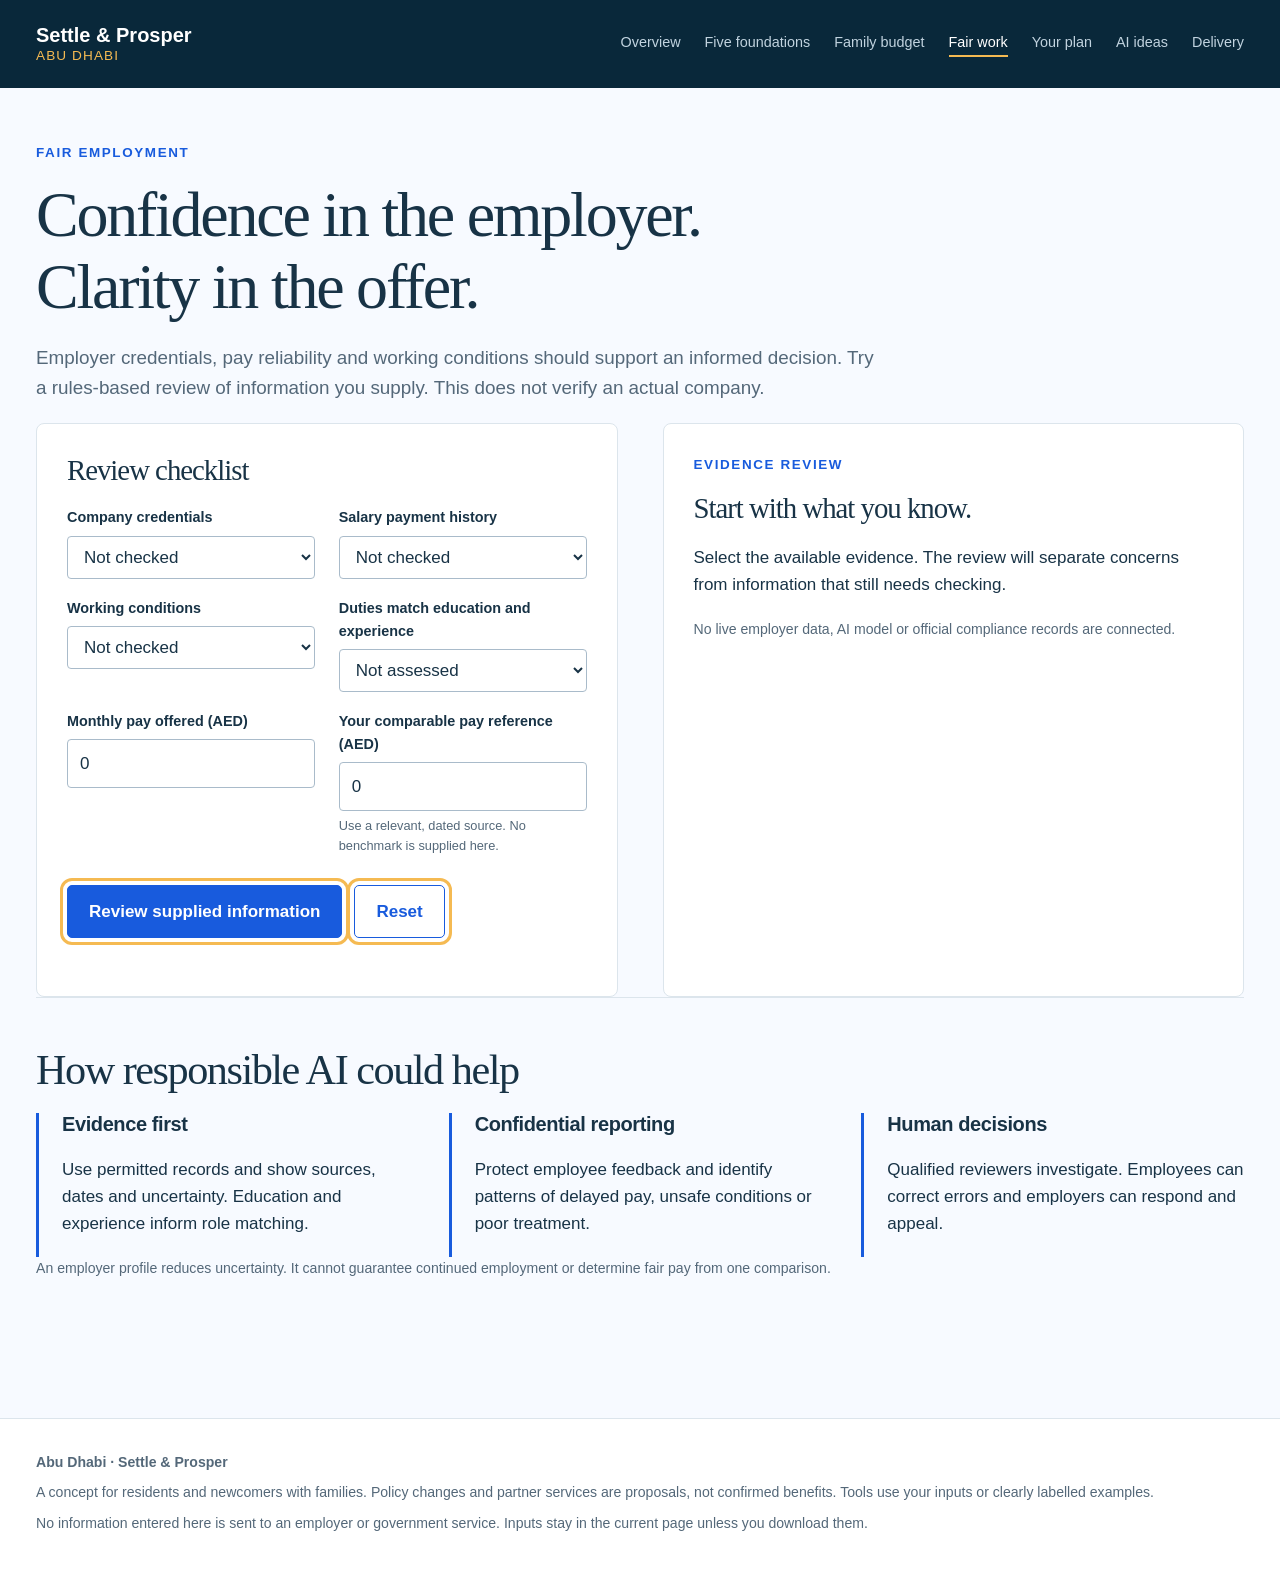
<file: work.html>
<!doctype html><html lang="en"><head><meta charset="UTF-8"><meta name="viewport" content="width=device-width,initial-scale=1"><title>Fair work · Settle &amp; Prosper</title><meta name="description" content="Explore an evidence-based employer review and job offer assessment."><link rel="icon" type="image/svg+xml" href="data:image/svg+xml,%3Csvg%20xmlns%3D%22http%3A//www.w3.org/2000/svg%22%20viewBox%3D%220%200%2032%2032%22%3E%3Crect%20width%3D%2232%22%20height%3D%2232%22%20rx%3D%226%22%20fill%3D%22%2309283a%22/%3E%3Cpath%20d%3D%22M7%2022V10h5v12m5%200V6h5v16%22%20stroke%3D%22%23f5ba52%22%20stroke-width%3D%223%22%20fill%3D%22none%22/%3E%3Cpath%20d%3D%22M5%2025h22%22%20stroke%3D%22white%22%20stroke-width%3D%222%22/%3E%3C/svg%3E"><link rel="stylesheet" href="styles.css"><script src="app.js" defer></script></head><body data-page="work"><a class="skip" href="#main">Skip to content</a><header><div class="bar"><a class="brand" href="index.html">Settle &amp; Prosper<span>ABU DHABI</span></a><nav aria-label="Main navigation"><a href="index.html">Overview</a><a href="foundations.html">Five foundations</a><a href="planner.html">Family budget</a><a href="work.html" aria-current="page">Fair work</a><a href="settle.html">Your plan</a><a href="ideas.html">AI ideas</a><a href="roadmap.html">Delivery</a></nav></div></header><main id="main"><p class="eyebrow">Fair employment</p><h1>Confidence in the employer.<br>Clarity in the offer.</h1><p class="intro">Employer credentials, pay reliability and working conditions should support an informed decision. Try a rules-based review of information you supply. This does not verify an actual company.</p><div class="split"><form class="white" id="work-form"><h2 style="font-size:1.8rem">Review checklist</h2><div class="form-grid"><div class="field"><label for="credentials">Company credentials</label><select id="credentials"><option value="unknown">Not checked</option><option value="yes">Evidence available</option><option value="no">Unresolved concern</option></select></div><div class="field"><label for="payments">Salary payment history</label><select id="payments"><option value="unknown">Not checked</option><option value="yes">Evidence of timely pay</option><option value="no">Reported delays need review</option></select></div><div class="field"><label for="conditions">Working conditions</label><select id="conditions"><option value="unknown">Not checked</option><option value="yes">Evidence available</option><option value="no">Concern needs investigation</option></select></div><div class="field"><label for="rolefit">Duties match education and experience</label><select id="rolefit"><option value="unknown">Not assessed</option><option value="yes">Relevant match</option><option value="no">Mismatch needs clarification</option></select></div><div class="field"><label for="offer">Monthly pay offered (AED)</label><input id="offer" type="number" min="0" max="100000000" step="0.01" value="0"></div><div class="field"><label for="benchmark">Your comparable pay reference (AED)</label><input id="benchmark" type="number" min="0" max="100000000" step="0.01" value="0"><small>Use a relevant, dated source. No benchmark is supplied here.</small></div></div><div class="error" role="alert" id="work-error"></div><div class="actions"><button type="submit">Review supplied information</button><button type="button" class="secondary" id="work-reset">Reset</button></div></form><section class="white" id="work-result" aria-live="polite"><p class="eyebrow">Evidence review</p><h2 style="font-size:1.8rem">Start with what you know.</h2><p>Select the available evidence. The review will separate concerns from information that still needs checking.</p><p class="note">No live employer data, AI model or official compliance records are connected.</p></section></div><section class="section"><h2>How responsible AI could help</h2><div class="journey"><article><h3>Evidence first</h3><p>Use permitted records and show sources, dates and uncertainty. Education and experience inform role matching.</p></article><article><h3>Confidential reporting</h3><p>Protect employee feedback and identify patterns of delayed pay, unsafe conditions or poor treatment.</p></article><article><h3>Human decisions</h3><p>Qualified reviewers investigate. Employees can correct errors and employers can respond and appeal.</p></article></div><p class="note">An employer profile reduces uncertainty. It cannot guarantee continued employment or determine fair pay from one comparison.</p></section></main><footer class="footer"><div><strong>Abu Dhabi · Settle &amp; Prosper</strong><p>A concept for residents and newcomers with families. Policy changes and partner services are proposals, not confirmed benefits. Tools use your inputs or clearly labelled examples.</p><p>No information entered here is sent to an employer or government service. Inputs stay in the current page unless you download them.</p></div></footer></body></html>
</file>
<file: styles.css>
:root{--navy:#09283a;--blue:#185bdd;--gold:#f5ba52;--ink:#183346;--muted:#546879;--line:#dce5ec;--pale:#edf3ff;--bg:#f7faff}*{box-sizing:border-box}body{margin:0;font:17px/1.6 Arial,Helvetica,sans-serif;color:var(--ink);background:var(--bg)}a{color:var(--blue)}button,input,select{font:inherit}button,a,input,select,summary{touch-action:manipulation}button,a:focus-visible,input:focus-visible,select:focus-visible,summary:focus-visible{outline:3px solid var(--gold);outline-offset:4px}a{text-underline-offset:4px}h1,h2,h3{line-height:1.12;letter-spacing:-.035em;margin:0 0 20px}h1{font-family:Georgia,serif;font-weight:500;font-size:clamp(2.6rem,5vw,4.8rem)}h2{font-family:Georgia,serif;font-weight:500;font-size:clamp(2rem,3.3vw,3rem)}h3{font-size:1.25rem;letter-spacing:-.02em}p{margin:0 0 20px}header{background:var(--navy);color:white}header .bar{max-width:1320px;margin:auto;display:flex;align-items:center;justify-content:space-between;padding:23px 36px;gap:28px}.brand{color:white;text-decoration:none;font-size:1.25rem;font-weight:700;line-height:1.25;white-space:nowrap}.brand span{display:block;color:var(--gold);font-size:.85rem;font-weight:400;letter-spacing:.08em}nav{display:flex;gap:24px;flex-wrap:wrap}nav a{font-size:.9rem;text-decoration:none;color:#c1d3df}nav a[aria-current=page]{color:white;border-bottom:2px solid var(--gold)}main{max-width:1280px;margin:auto;padding:54px 36px 70px}.eyebrow{font-size:.84rem;text-transform:uppercase;letter-spacing:.12em;font-weight:700;color:var(--blue);margin-bottom:16px}.intro{max-width:850px;color:var(--muted);font-size:1.18rem}.note{font-size:.88rem;color:var(--muted)}.hero{display:grid;grid-template-columns:1fr 1fr;align-items:center;gap:54px;padding:20px 0 52px}.hero p{font-size:1.15rem;max-width:560px}.hero figure{margin:0}.hero img{width:100%;display:block;aspect-ratio:1/1.04;object-fit:cover;border-radius:120px 8px 8px 8px}.hero figcaption{font-size:.8rem;color:var(--muted);margin-top:9px}.btn,button{display:inline-block;border:1px solid var(--blue);background:var(--blue);color:white;text-decoration:none;padding:12px 21px;border-radius:5px;cursor:pointer;font-weight:600}.btn.secondary,button.secondary{background:white;color:var(--blue)}.actions{display:flex;gap:12px;flex-wrap:wrap;margin:28px 0}.section{padding:48px 0;border-top:1px solid var(--line)}.split{display:grid;grid-template-columns:1fr 1fr;gap:45px}.white{background:white;border:1px solid var(--line);padding:30px;border-radius:8px}.foundation-list{display:grid;grid-template-columns:repeat(5,1fr);gap:0;margin-top:30px}.foundation-list a{color:var(--ink);text-decoration:none;padding:24px 19px;border-top:3px solid var(--blue);border-right:1px solid var(--line)}.foundation-list a:hover{background:var(--pale)}.foundation-list b{display:block;font-family:Georgia,serif;font-size:1.45rem;line-height:1.2;margin:18px 0}.num{color:var(--blue);font-size:.9rem}.foundation-list p{font-size:.95rem;color:var(--muted)}.banner{background:var(--navy);color:white;padding:38px;margin:35px 0;border-radius:7px}.banner h2{font-size:2rem}.banner p{color:#ccdde8}.tabs{display:flex;gap:10px;flex-wrap:wrap;margin:32px 0}.tabs button{background:white;border-color:var(--line);color:var(--ink);font-size:.96rem}.tabs button[aria-selected=true]{background:var(--blue);color:white;border-color:var(--blue)}.detail-number{font-family:Georgia,serif;font-size:5rem;line-height:1;color:var(--blue);margin-bottom:28px}.list{padding-left:23px}.list li{margin:13px 0}.form-grid{display:grid;grid-template-columns:1fr 1fr;gap:18px 24px}label{display:block;font-size:.9rem;font-weight:600;margin-bottom:6px}input,select{width:100%;border:1px solid #a9bbca;border-radius:4px;padding:10px 12px;background:white;color:var(--ink)}input[type=checkbox]{width:20px;height:20px;accent-color:var(--blue)}.field small{display:block;font-size:.8rem;color:var(--muted);margin-top:5px}.result{background:var(--navy);color:white;padding:32px;border-radius:8px;align-self:start;position:sticky;top:25px}.result .note{color:#c5d7e4}.big{font-size:clamp(2.2rem,4vw,3.2rem);font-weight:700;line-height:1.2;overflow-wrap:anywhere}.metric{margin:25px 0}.cost-row{display:flex;justify-content:space-between;gap:20px;border-bottom:1px solid #315166;padding:12px 0}.cost-row span:last-child{white-space:nowrap}.error{color:#a32222;background:#fff1f1;padding:12px;border-radius:4px;margin:12px 0}.error:empty{display:none}.chartbar{height:12px;background:#244454;border-radius:3px;overflow:hidden;margin:18px 0}.chartbar div{height:100%;background:var(--gold);width:0;transition:width .2s}.checkrow{display:flex;gap:14px;align-items:start;padding:16px 0;border-bottom:1px solid var(--line)}.checkrow label{font-size:1rem;font-weight:400}.checkrow input{flex-shrink:0;margin-top:5px}.checkrow:has(input:checked) label{text-decoration:line-through;color:var(--muted)}.progress{font-size:1rem;color:var(--blue);font-weight:700}.review-list{list-style:none;padding:0}.review-list li{padding:15px 0;border-bottom:1px solid var(--line)}.review-list b{display:block}.review-list .flag{color:#9b4e00}.review-list .clear{color:#146c4c}.review-list .pending{color:var(--muted)}details{border-bottom:1px solid var(--line);padding:23px 0}summary{cursor:pointer;font-size:1.15rem;font-weight:700}details p{margin:20px 0 0;max-width:820px;color:var(--muted)}.tag{font-size:.8rem;display:inline-block;margin-left:15px;color:var(--muted);font-weight:400}.journey{display:grid;grid-template-columns:repeat(3,1fr);gap:30px}.journey article{border-left:3px solid var(--blue);padding-left:23px}.task-title{margin-top:32px}.footer{background:white;border-top:1px solid var(--line);padding:32px 36px;font-size:.88rem;color:var(--muted)}.footer>div{max-width:1208px;margin:auto}.footer p{margin:8px 0}.skip{position:absolute;left:20px;top:-60px;background:white;padding:8px;z-index:10}.skip:focus{top:10px}.proposed{color:var(--blue);font-weight:600}.mobile-menu{display:none}.hidden{display:none!important}button:hover,.btn:hover{filter:brightness(.94)}.print-only{display:none}@media(max-width:1000px){header .bar{display:block}nav{margin-top:20px;gap:17px}.foundation-list{grid-template-columns:repeat(3,1fr)}.hero{gap:28px}.hero img{border-radius:70px 6px 6px 6px}}@media(max-width:700px){main{padding:35px 20px 55px}header .bar{padding:21px 20px}nav{gap:12px 18px}.hero,.split,.journey{grid-template-columns:1fr}.hero{padding-top:0}.hero img{aspect-ratio:3/2;border-radius:60px 6px 6px 6px}.foundation-list{grid-template-columns:1fr 1fr}.foundation-list a{padding-left:10px}.form-grid{grid-template-columns:1fr}.result{position:static}.white{padding:22px}.banner{padding:26px}.tabs{gap:7px}.tabs button{padding:9px 12px}.section{padding:35px 0}}@media(prefers-reduced-motion:reduce){*{scroll-behavior:auto!important;transition:none!important}}@media print{header,footer,.actions,button{display:none!important}main{padding:0}.result{position:static}.split{display:block}.white,.result{color:black;background:white;border:0}.result .note{color:#444}.cost-row{border-color:#ddd}.print-only{display:block}}
.hero img{object-position:25% center}

.idea-demo{display:block;width:100%;height:760px;border:1px solid var(--line);border-radius:14px;margin-top:24px;background:white}@media(max-width:700px){.idea-demo{height:720px}}
</file>
